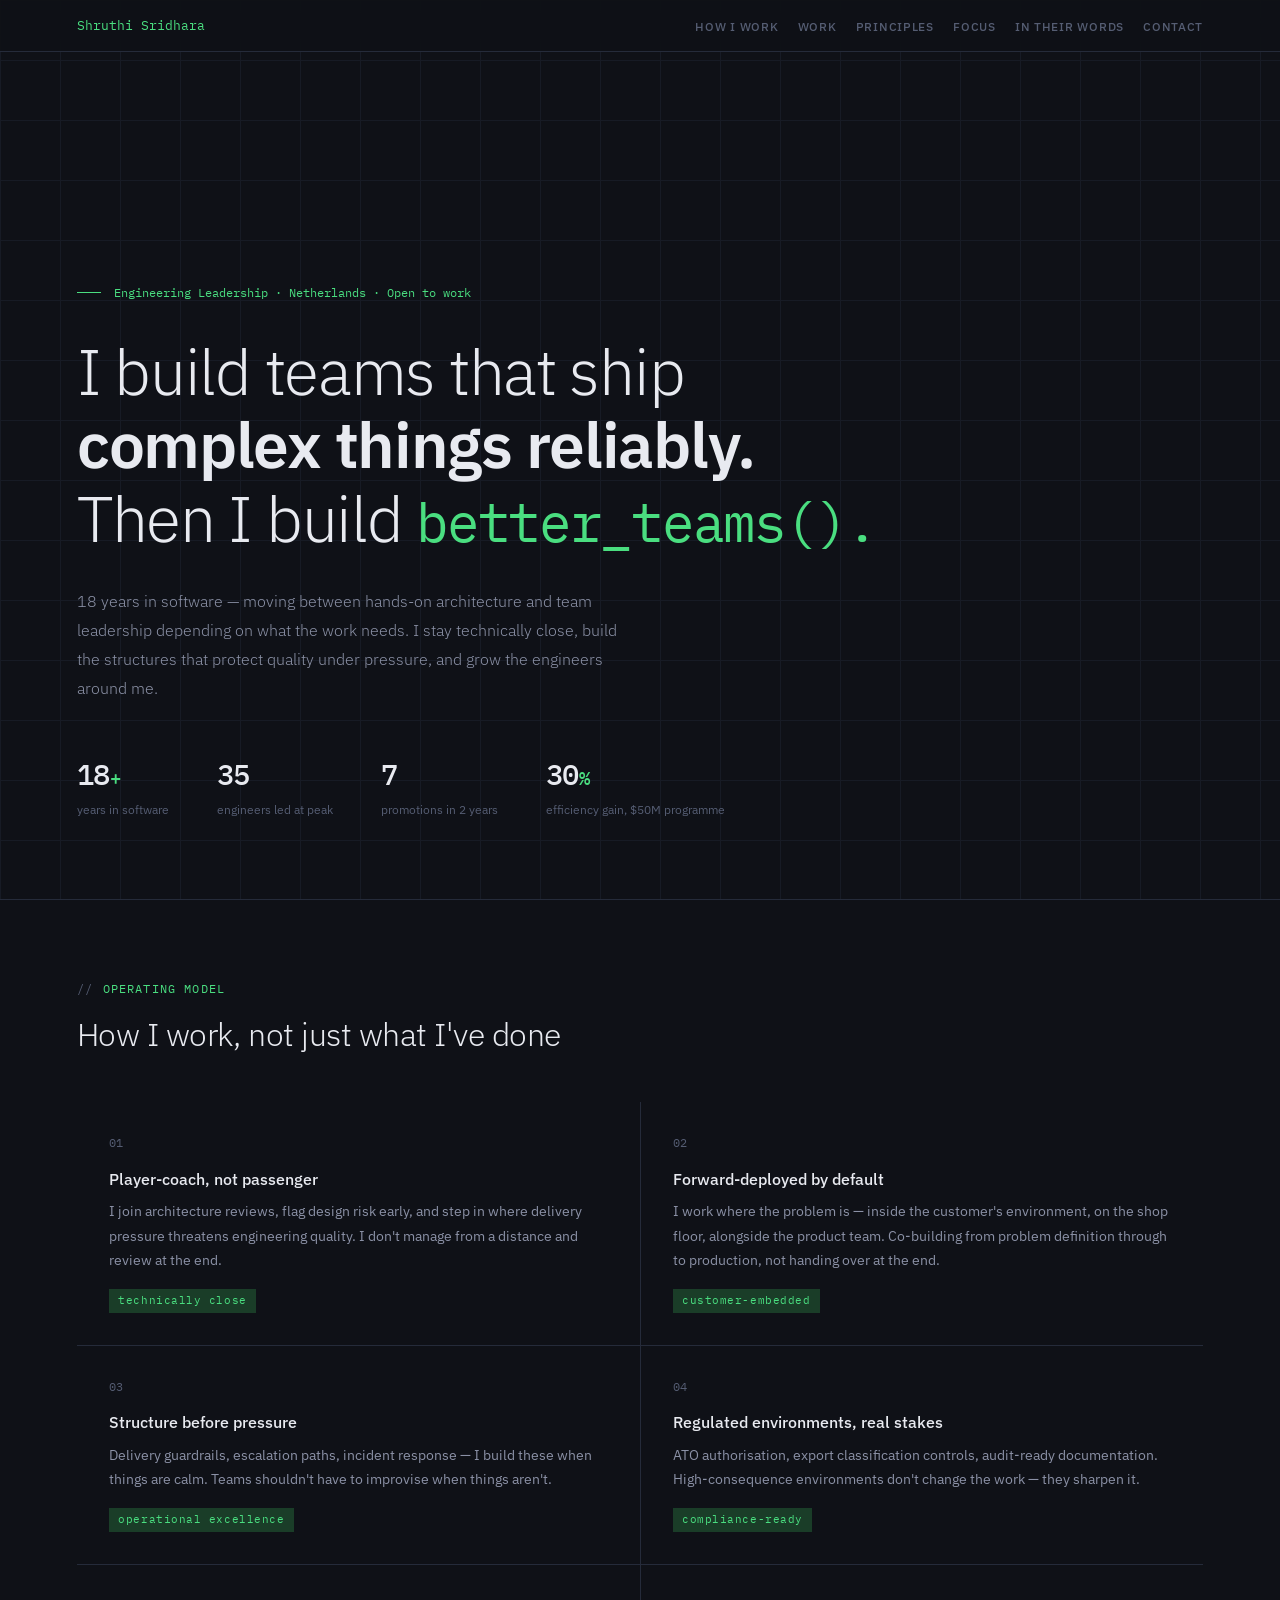
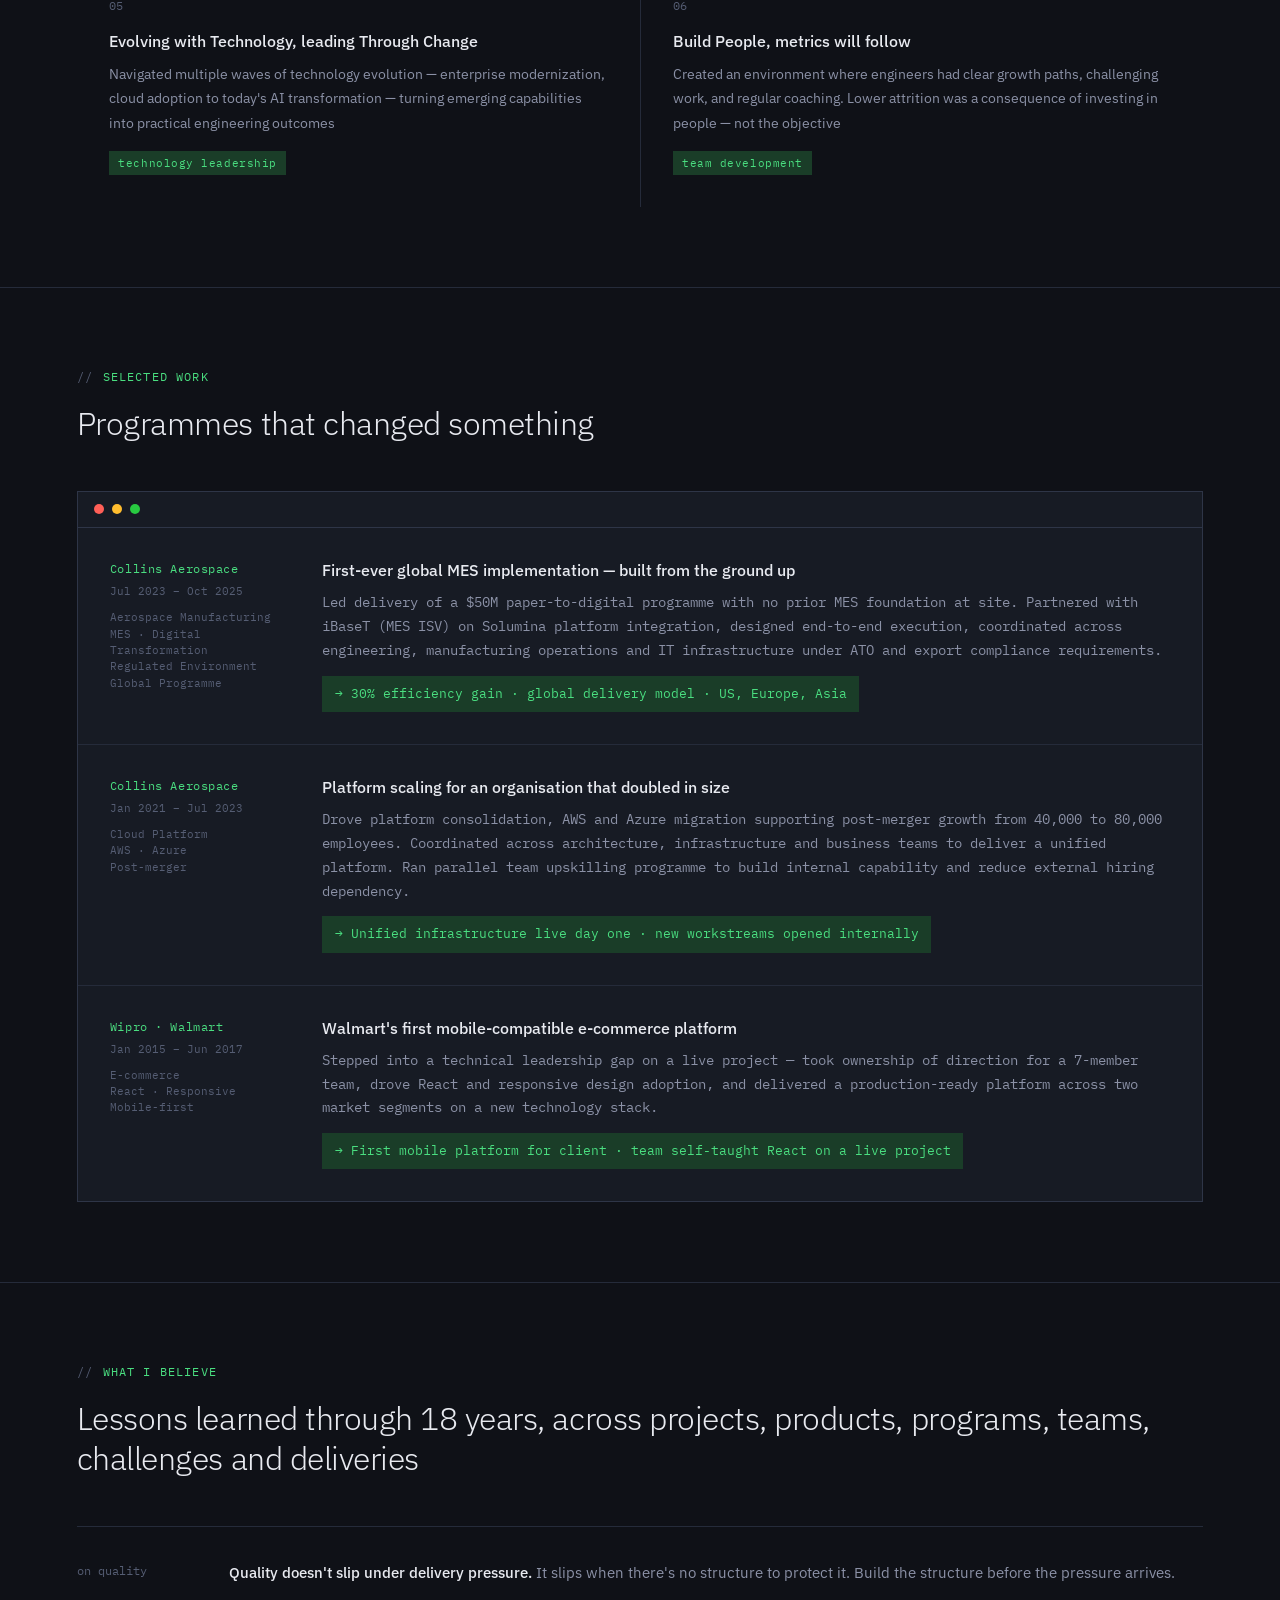
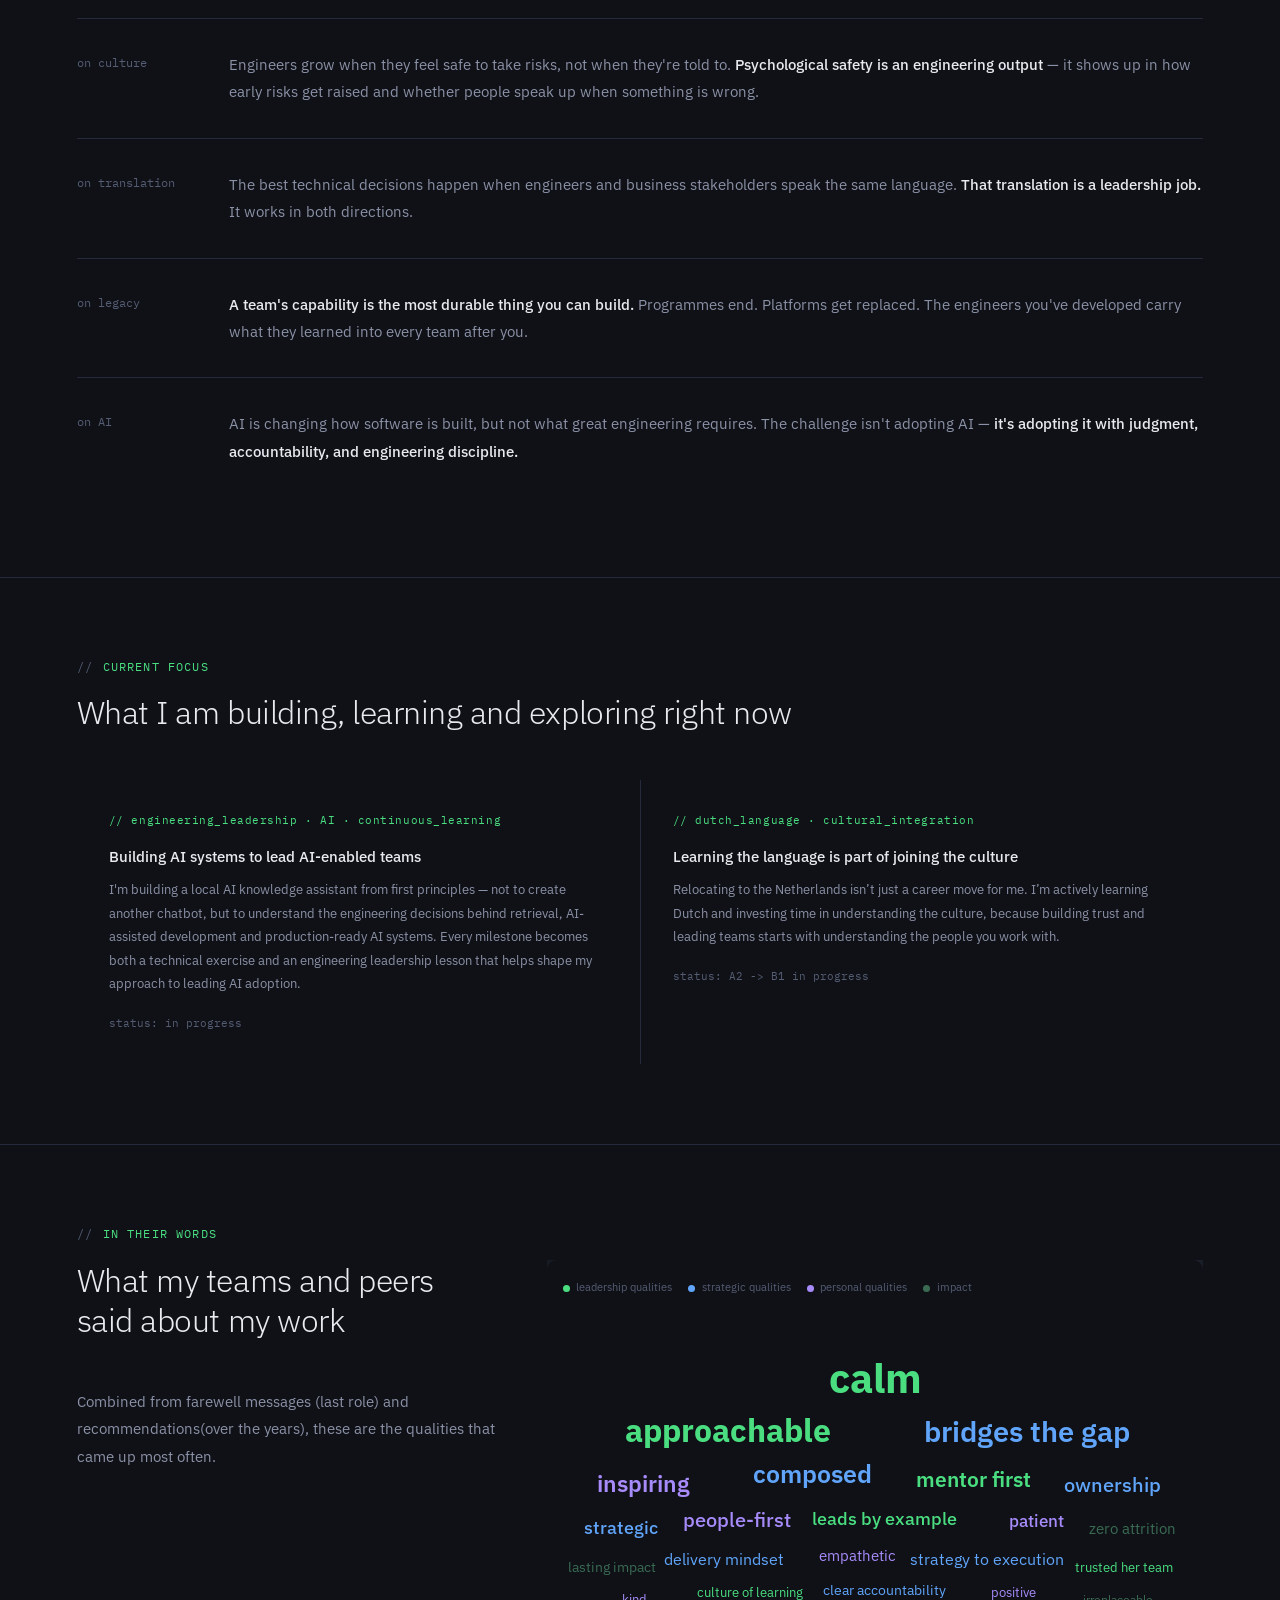
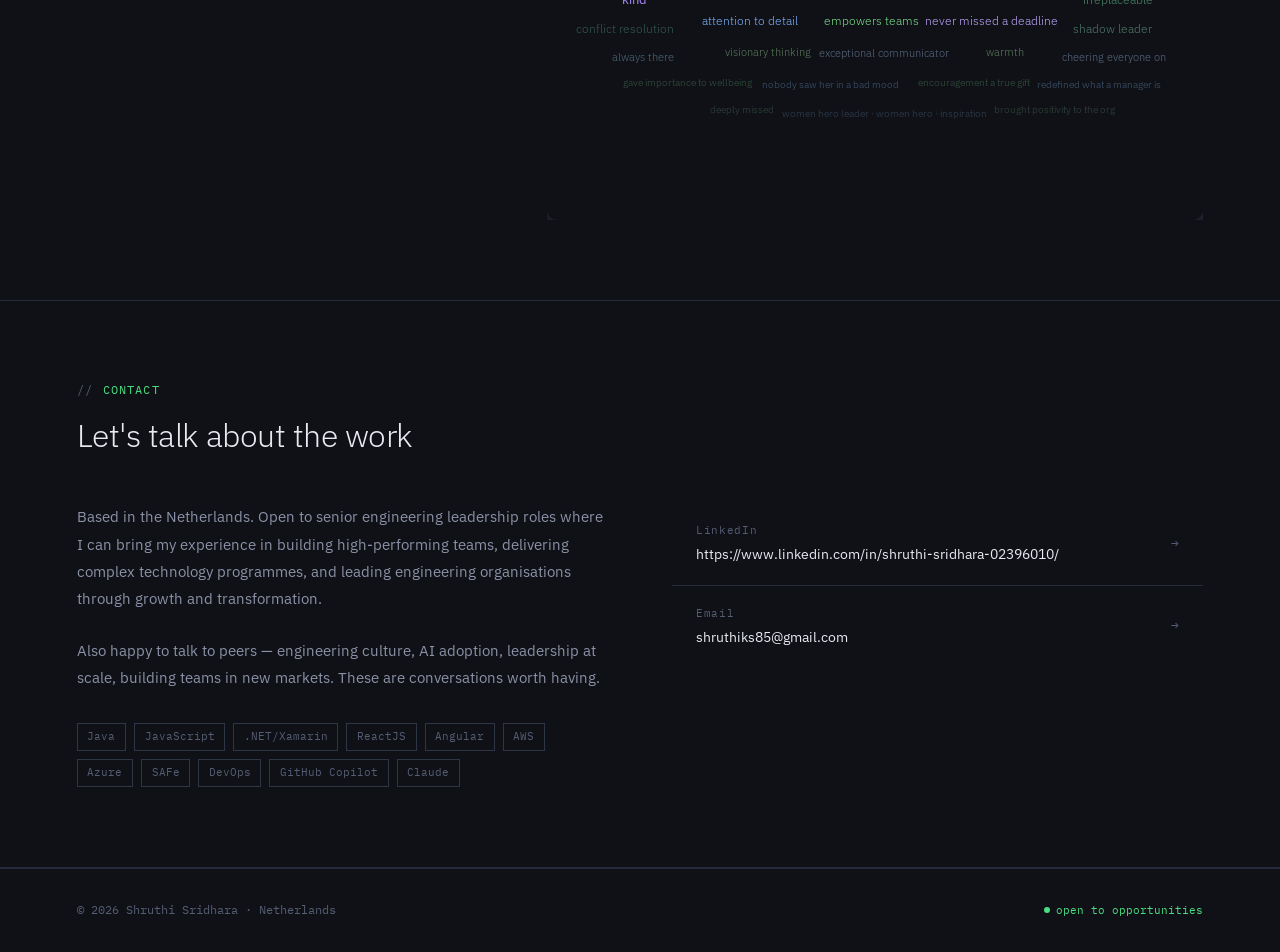
<file: index.html>
<!DOCTYPE html>
<html lang="en">
<head>
  <meta charset="UTF-8" />
  <meta name="viewport" content="width=device-width, initial-scale=1.0" />
  <title>Portfolio — Minimal</title>
  <link href="https://fonts.googleapis.com/css2?family=IBM+Plex+Mono:wght@400;500&family=IBM+Plex+Sans:wght@300;400;500;600&display=swap" rel="stylesheet" />
  <link rel="stylesheet" href="styles.css" />
</head>
<body>
  <script src="content.js"></script>
  <script src="main.js"></script>
</body>
</html>
</file>
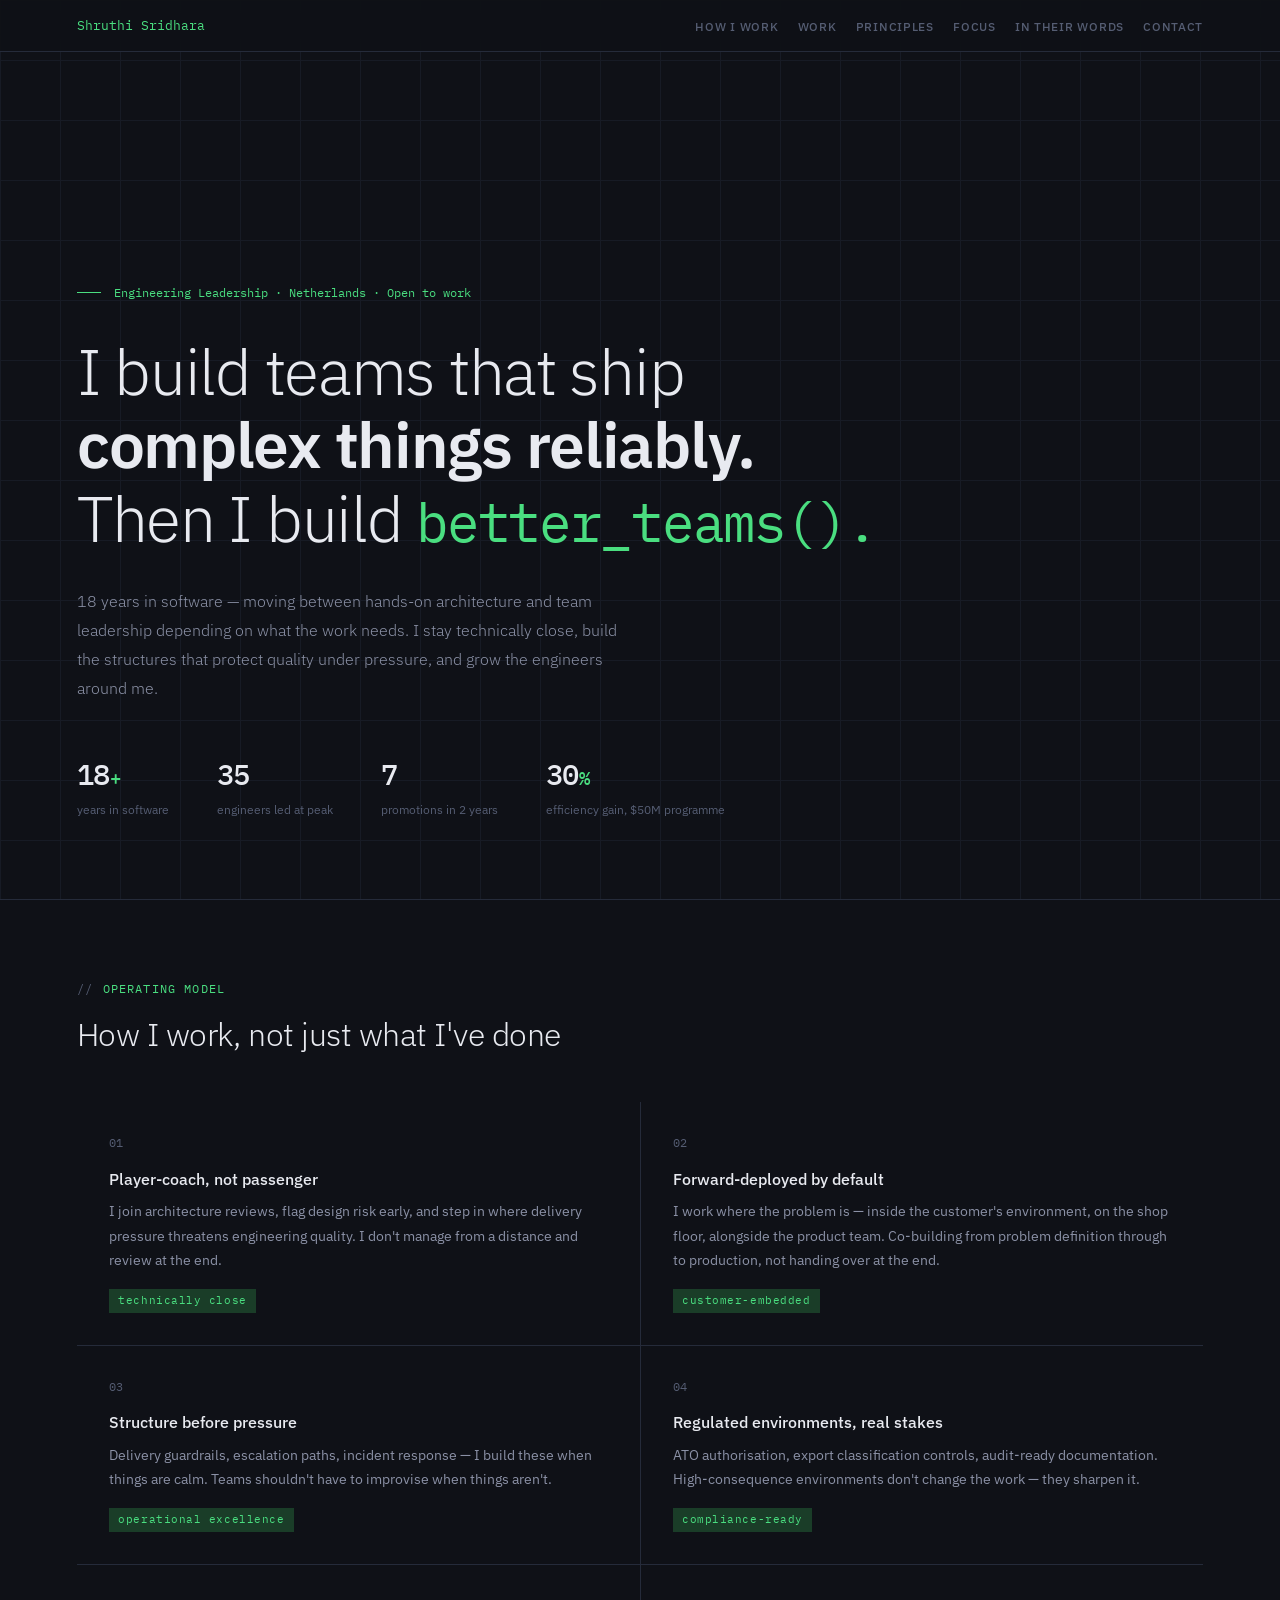
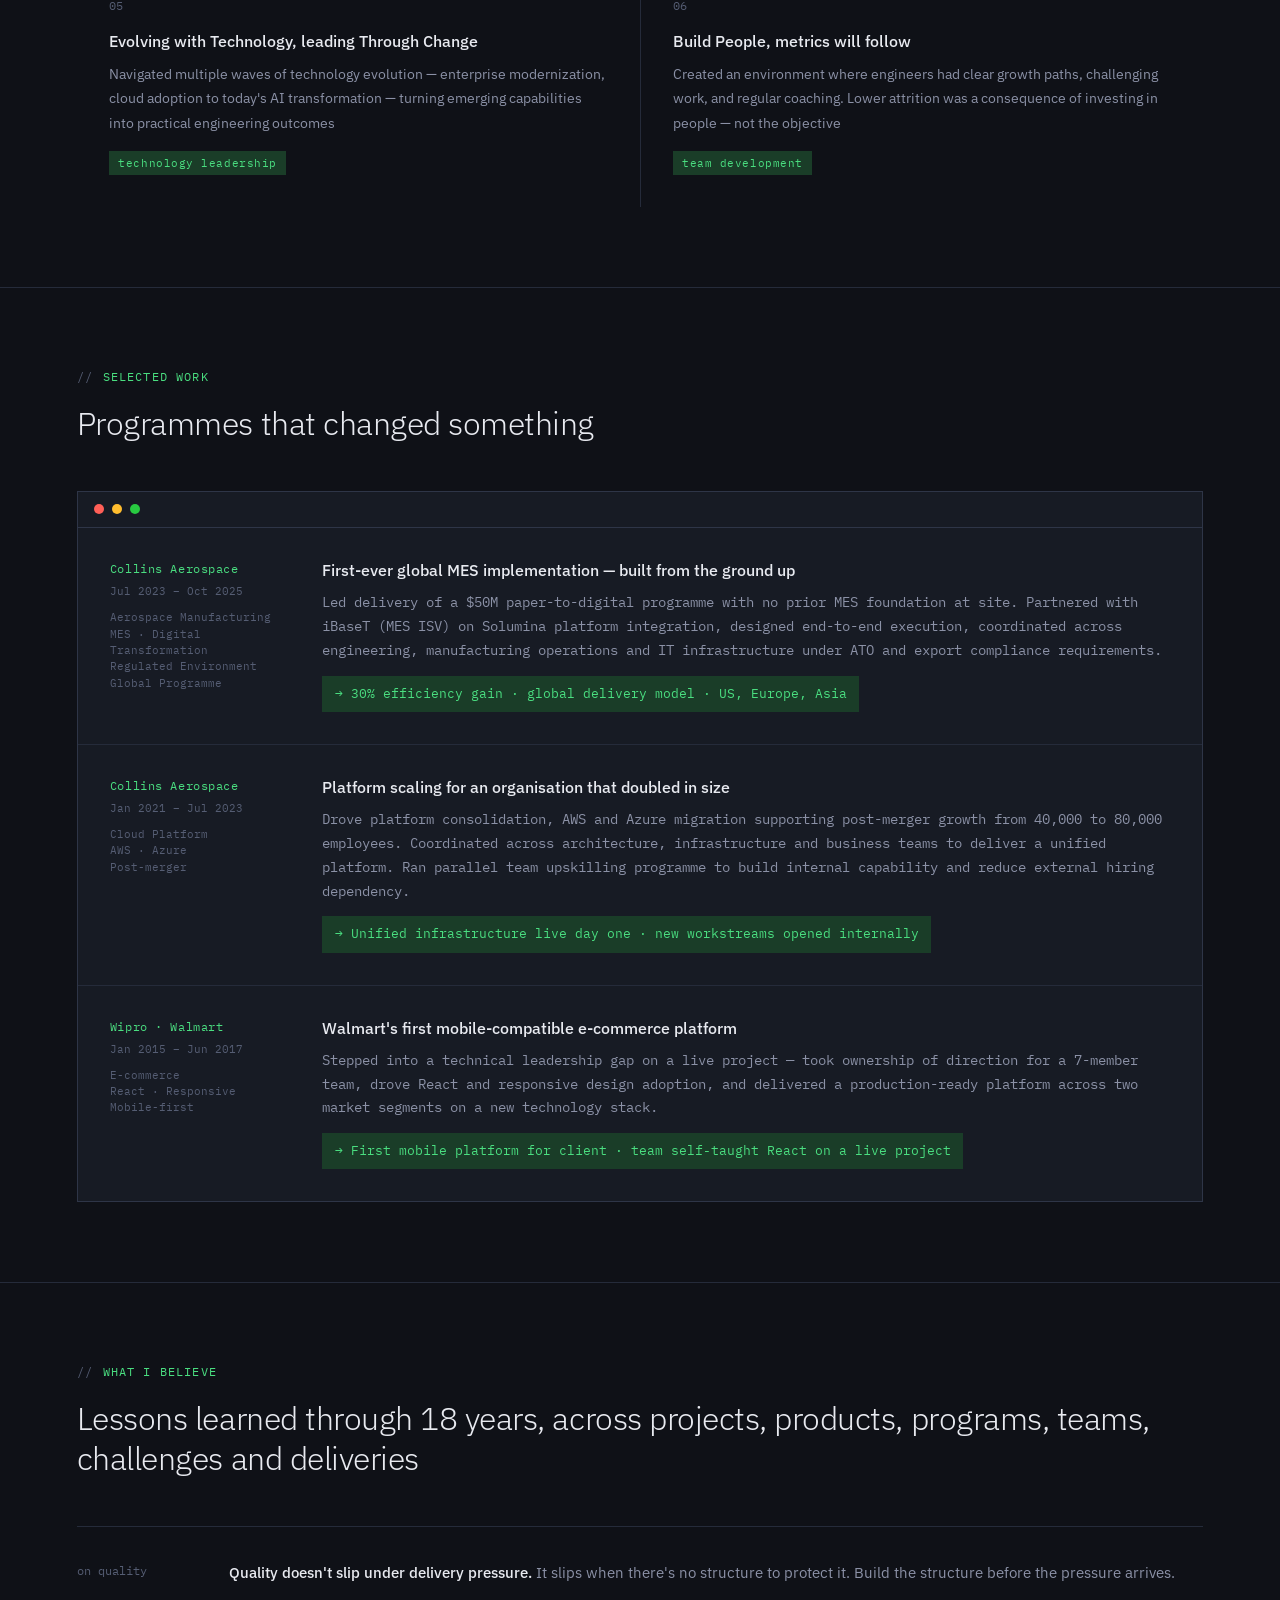
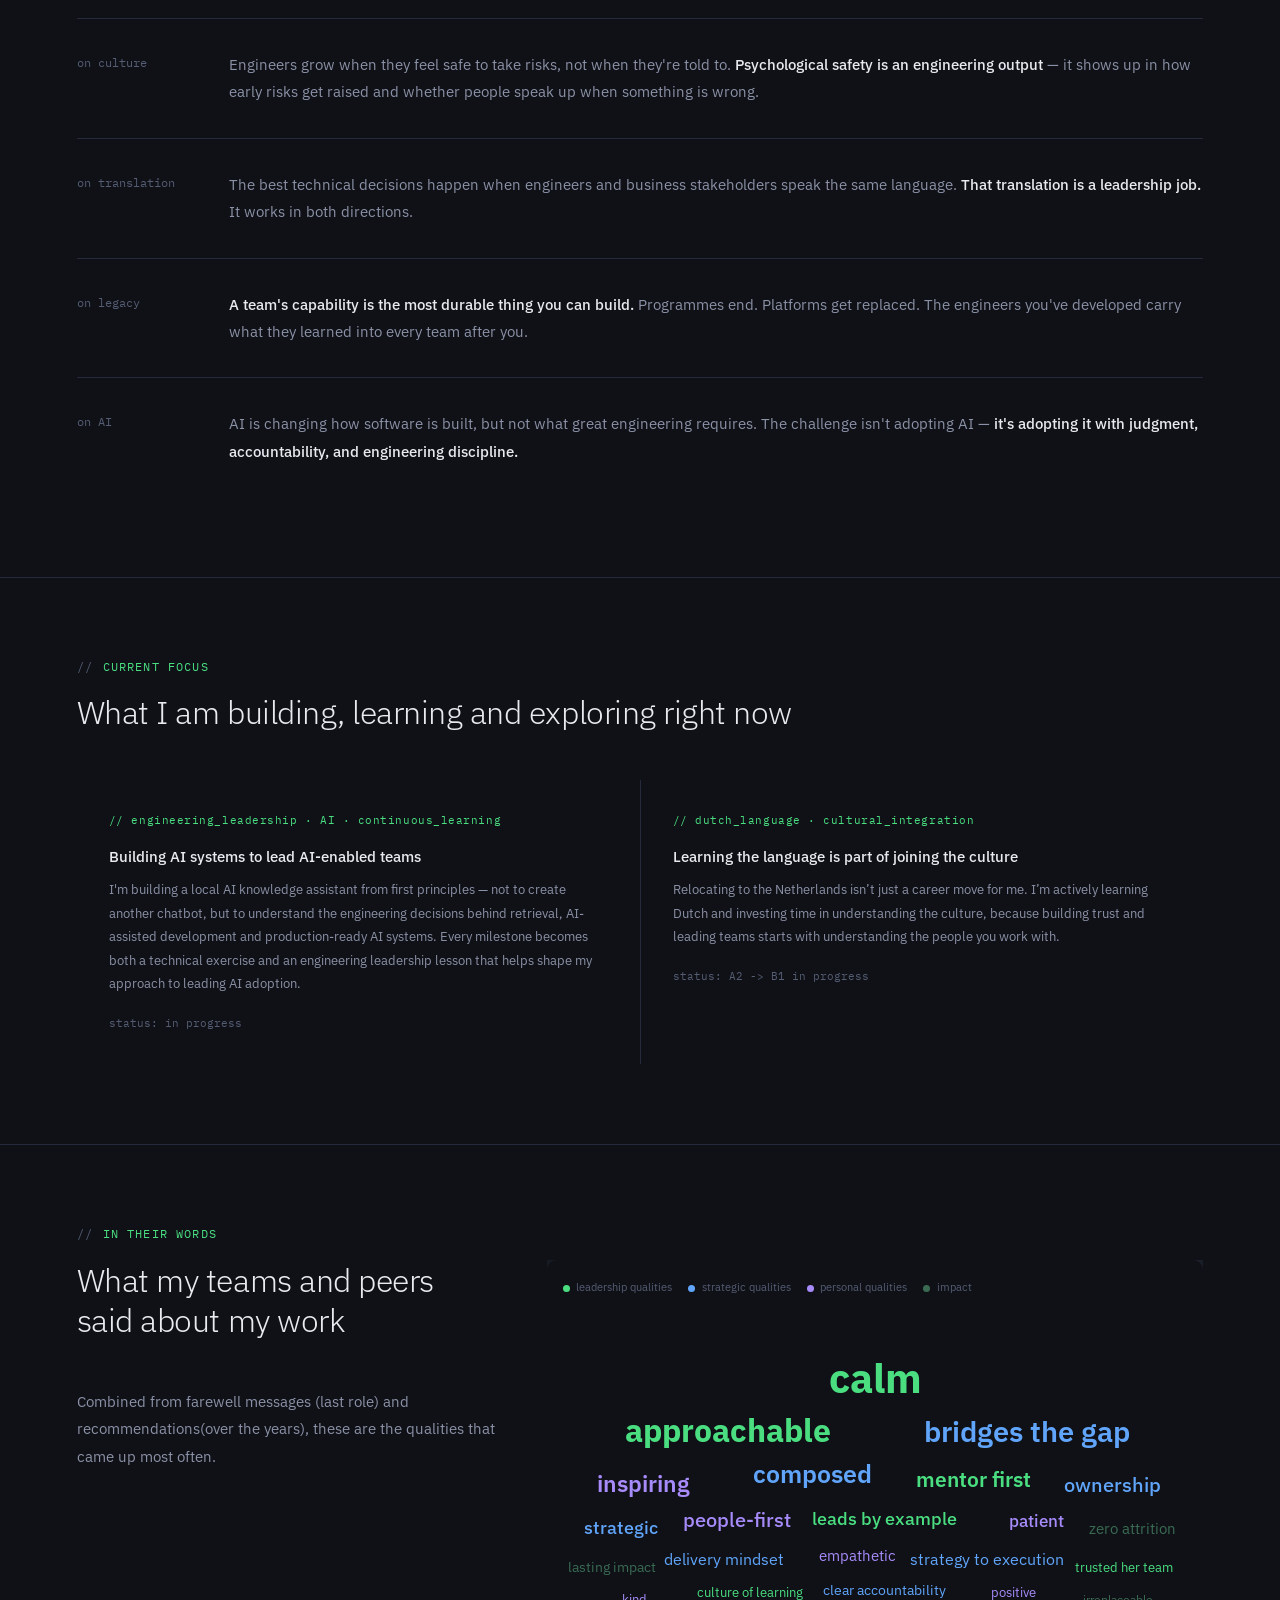
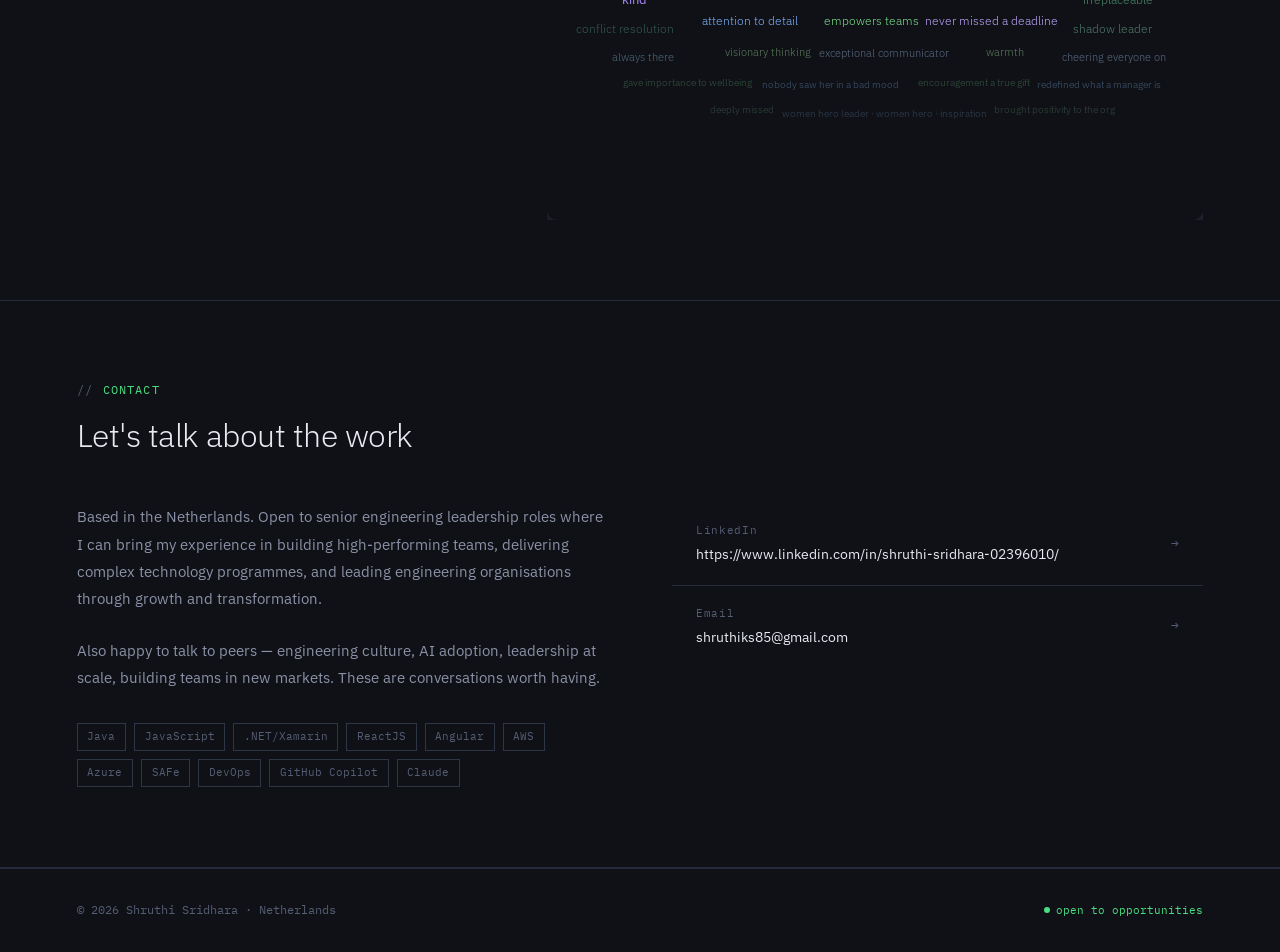
<file: template.html>
<!DOCTYPE html>
<html lang="en">
<head>
  <meta charset="UTF-8" />
  <meta name="viewport" content="width=device-width, initial-scale=1.0" />
  <title></title>
  <link href="https://fonts.googleapis.com/css2?family=IBM+Plex+Mono:wght@400;500&family=IBM+Plex+Sans:wght@300;400;500;600&display=swap" rel="stylesheet" />
  <link rel="stylesheet" href="styles.css" />
</head>
<body>
  <header>
    <nav aria-label="Primary navigation">
      <span class="nav-mono"></span>
      <ul class="nav-links"></ul>
    </nav>
  </header>

  <main id="top">
    <section class="hero" aria-labelledby="hero-title">
      <div class="hero-grid-bg"></div>
      <div class="hero-inner">
        <p class="hero-tag"></p>
        <h1 id="hero-title"></h1>
        <p class="hero-desc"></p>
        <div class="hero-stats"></div>
      </div>
    </section>

    <section id="how" aria-labelledby="how-title">
      <p class="sec-label"></p>
      <h2 id="how-title" class="sec-title"></h2>
      <div class="how-grid"></div>
    </section>

    <section id="work" aria-labelledby="work-title">
      <p class="sec-label"></p>
      <h2 id="work-title" class="sec-title"></h2>
      <div class="work-terminal">
        <div class="terminal-bar">
          <div class="dot dot-r"></div>
          <div class="dot dot-y"></div>
          <div class="dot dot-g"></div>
        </div>
        <div class="terminal-body"></div>
      </div>
    </section>

    <section id="principles" aria-labelledby="principles-title">
      <p class="sec-label"></p>
      <h2 id="principles-title" class="sec-title"></h2>
      <div class="principles-list"></div>
    </section>

    <section id="thinking" aria-labelledby="thinking-title">
      <p class="sec-label"></p>
      <h2 id="thinking-title" class="sec-title"></h2>
      <div class="writing-grid"></div>
    </section>

    <section id="contact" aria-labelledby="contact-title">
      <p class="sec-label"></p>
      <h2 id="contact-title" class="sec-title"></h2>
      <div class="contact-split">
        <div class="contact-left">
          <div class="contact-intro"></div>
          <div class="stack"></div>
        </div>
        <div class="contact-right"></div>
      </div>
    </section>
  </main>

  <footer>
    <p></p>
    <span class="footer-status"><span class="status-dot"></span></span>
  </footer>

  <script src="content.js"></script>
  <script src="main.js"></script>
</body>
</html>
</file>
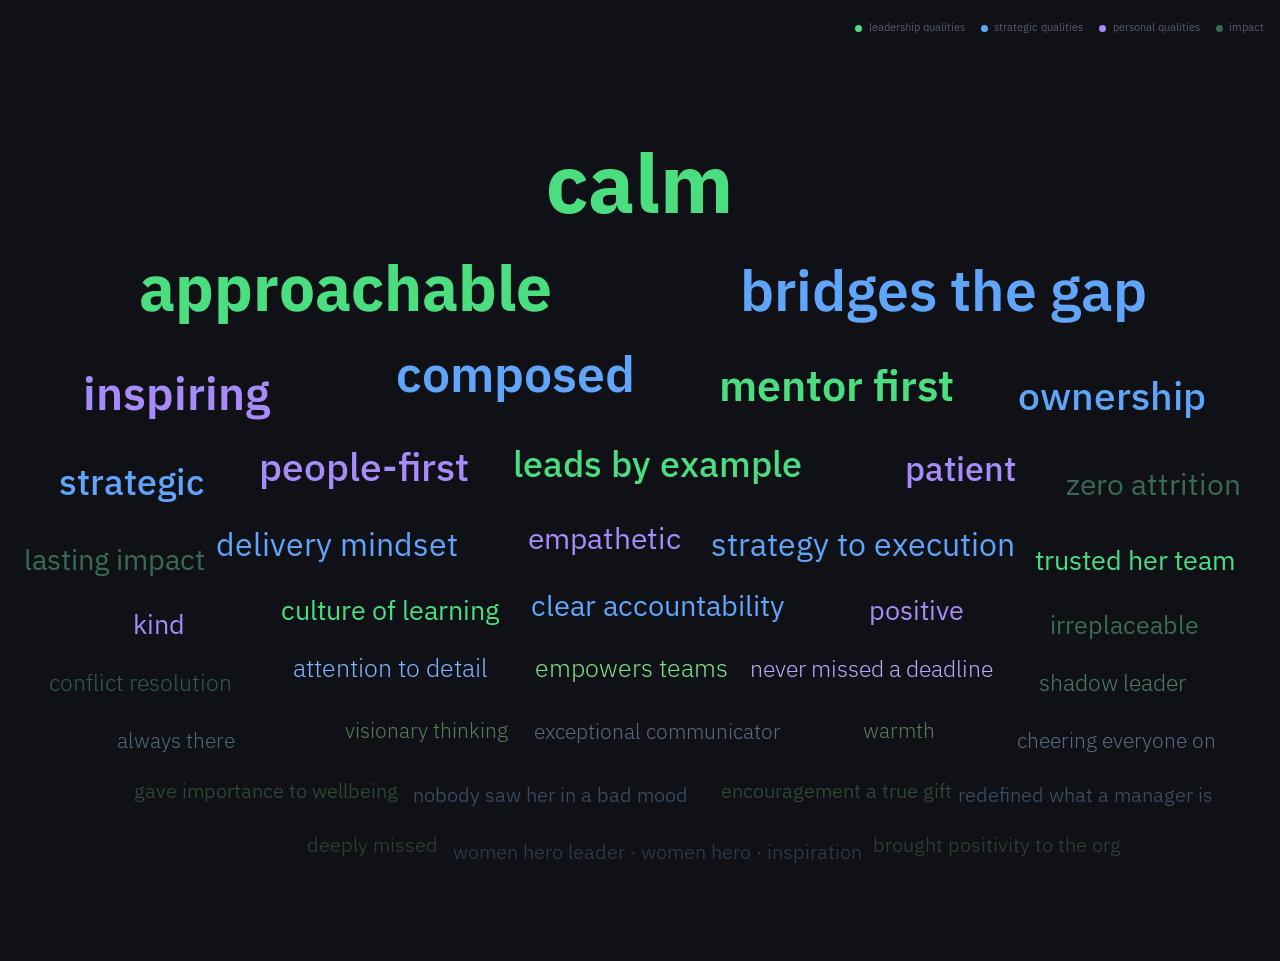
<file: word.html>
<!DOCTYPE html>
<html lang="en">
<head>
  <meta charset="UTF-8" />
  <meta name="viewport" content="width=device-width, initial-scale=1.0" />
  <title>In Their Words</title>
  <link href="https://fonts.googleapis.com/css2?family=IBM+Plex+Mono:wght@400;500&family=IBM+Plex+Sans:wght@300;400;500;600;700&display=swap" rel="stylesheet" />
  <link rel="stylesheet" href="styles.css" />
</head>
<body class="word-cloud-page">
  <div class="word-cloud-wrap">
    <div class="word-cloud-top-bar">
      <div class="word-cloud-source-list">
        <div class="word-cloud-source"><span class="word-cloud-source-dot" style="background:#4ADE80"></span>leadership qualities</div>
        <div class="word-cloud-source"><span class="word-cloud-source-dot" style="background:#60A5FA"></span>strategic qualities</div>
        <div class="word-cloud-source"><span class="word-cloud-source-dot" style="background:#A78BFA"></span>personal qualities</div>
        <div class="word-cloud-source"><span class="word-cloud-source-dot" style="background:#3A6B52"></span>impact</div>
      </div>
    </div>

    <svg class="word-cloud-svg" viewBox="0 0 700 500" xmlns="http://www.w3.org/2000/svg">
      <text class="word-cloud-word" style="animation-delay:.05s" x="350" y="90" font-family="IBM Plex Sans" font-size="46" font-weight="700" fill="#4ADE80" text-anchor="middle">calm</text>
      <text class="word-cloud-word" style="animation-delay:.1s" x="185" y="145" font-family="IBM Plex Sans" font-size="36" font-weight="700" fill="#4ADE80" text-anchor="middle">approachable</text>
      <text class="word-cloud-word" style="animation-delay:.15s" x="520" y="145" font-family="IBM Plex Sans" font-size="32" font-weight="600" fill="#60A5FA" text-anchor="middle">bridges the gap</text>

      <text class="word-cloud-word" style="animation-delay:.18s" x="90" y="200" font-family="IBM Plex Sans" font-size="26" font-weight="600" fill="#A78BFA" text-anchor="middle">inspiring</text>
      <text class="word-cloud-word" style="animation-delay:.21s" x="280" y="190" font-family="IBM Plex Sans" font-size="28" font-weight="600" fill="#60A5FA" text-anchor="middle">composed</text>
      <text class="word-cloud-word" style="animation-delay:.24s" x="460" y="195" font-family="IBM Plex Sans" font-size="24" font-weight="600" fill="#4ADE80" text-anchor="middle">mentor first</text>
      <text class="word-cloud-word" style="animation-delay:.27s" x="615" y="200" font-family="IBM Plex Sans" font-size="22" font-weight="500" fill="#60A5FA" text-anchor="middle">ownership</text>

      <text class="word-cloud-word" style="animation-delay:.30s" x="65" y="248" font-family="IBM Plex Sans" font-size="20" font-weight="500" fill="#60A5FA" text-anchor="middle">strategic</text>
      <text class="word-cloud-word" style="animation-delay:.33s" x="195" y="240" font-family="IBM Plex Sans" font-size="22" font-weight="500" fill="#A78BFA" text-anchor="middle">people-first</text>
      <text class="word-cloud-word" style="animation-delay:.35s" x="360" y="238" font-family="IBM Plex Sans" font-size="20" font-weight="500" fill="#4ADE80" text-anchor="middle">leads by example</text>
      <text class="word-cloud-word" style="animation-delay:.37s" x="530" y="240" font-family="IBM Plex Sans" font-size="19" font-weight="500" fill="#A78BFA" text-anchor="middle">patient</text>
      <text class="word-cloud-word" style="animation-delay:.39s" x="638" y="248" font-family="IBM Plex Sans" font-size="17" font-weight="400" fill="#3A6B52" text-anchor="middle">zero attrition</text>

      <text class="word-cloud-word" style="animation-delay:.41s" x="55" y="290" font-family="IBM Plex Sans" font-size="16" font-weight="400" fill="#3A6B52" text-anchor="middle">lasting impact</text>
      <text class="word-cloud-word" style="animation-delay:.43s" x="180" y="282" font-family="IBM Plex Sans" font-size="18" font-weight="400" fill="#60A5FA" text-anchor="middle">delivery mindset</text>
      <text class="word-cloud-word" style="animation-delay:.45s" x="330" y="278" font-family="IBM Plex Sans" font-size="17" font-weight="400" fill="#A78BFA" text-anchor="middle">empathetic</text>
      <text class="word-cloud-word" style="animation-delay:.47s" x="475" y="282" font-family="IBM Plex Sans" font-size="18" font-weight="400" fill="#60A5FA" text-anchor="middle">strategy to execution</text>
      <text class="word-cloud-word" style="animation-delay:.49s" x="628" y="290" font-family="IBM Plex Sans" font-size="15" font-weight="400" fill="#4ADE80" text-anchor="middle">trusted her team</text>

      <text class="word-cloud-word" style="animation-delay:.51s" x="80" y="326" font-family="IBM Plex Sans" font-size="15" font-weight="400" fill="#A78BFA" text-anchor="middle">kind</text>
      <text class="word-cloud-word" style="animation-delay:.53s" x="210" y="318" font-family="IBM Plex Sans" font-size="15" font-weight="400" fill="#4ADE80" text-anchor="middle">culture of learning</text>
      <text class="word-cloud-word" style="animation-delay:.55s" x="360" y="316" font-family="IBM Plex Sans" font-size="16" font-weight="400" fill="#60A5FA" text-anchor="middle">clear accountability</text>
      <text class="word-cloud-word" style="animation-delay:.57s" x="505" y="318" font-family="IBM Plex Sans" font-size="15" font-weight="400" fill="#A78BFA" text-anchor="middle">positive</text>
      <text class="word-cloud-word" style="animation-delay:.59s" x="622" y="326" font-family="IBM Plex Sans" font-size="14" font-weight="400" fill="#3A6B52" text-anchor="middle">irreplaceable</text>

      <text class="word-cloud-word" style="animation-delay:.61s" x="70" y="358" font-family="IBM Plex Sans" font-size="13" font-weight="300" fill="#355A4A" text-anchor="middle">conflict resolution</text>
      <text class="word-cloud-word" style="animation-delay:.63s" x="210" y="350" font-family="IBM Plex Sans" font-size="14" font-weight="300" fill="#7FB2FF" text-anchor="middle">attention to detail</text>
      <text class="word-cloud-word" style="animation-delay:.65s" x="345" y="350" font-family="IBM Plex Sans" font-size="14" font-weight="300" fill="#7BE18A" text-anchor="middle">empowers teams</text>
      <text class="word-cloud-word" style="animation-delay:.67s" x="480" y="350" font-family="IBM Plex Sans" font-size="13" font-weight="300" fill="#C2A7FF" text-anchor="middle">never missed a deadline</text>
      <text class="word-cloud-word" style="animation-delay:.69s" x="615" y="358" font-family="IBM Plex Sans" font-size="13" font-weight="300" fill="#4F7A66" text-anchor="middle">shadow leader</text>

      <text class="word-cloud-word" style="animation-delay:.71s" x="90" y="390" font-family="IBM Plex Sans" font-size="12" font-weight="300" fill="#4E6A7A" text-anchor="middle">always there</text>
      <text class="word-cloud-word" style="animation-delay:.73s" x="230" y="384" font-family="IBM Plex Sans" font-size="12" font-weight="300" fill="#5B7B5A" text-anchor="middle">visionary thinking</text>
      <text class="word-cloud-word" style="animation-delay:.75s" x="360" y="385" font-family="IBM Plex Sans" font-size="12" font-weight="300" fill="#5B6A80" text-anchor="middle">exceptional communicator</text>
      <text class="word-cloud-word" style="animation-delay:.77s" x="495" y="384" font-family="IBM Plex Sans" font-size="12" font-weight="300" fill="#5B7B5A" text-anchor="middle">warmth</text>
      <text class="word-cloud-word" style="animation-delay:.79s" x="617" y="390" font-family="IBM Plex Sans" font-size="12" font-weight="300" fill="#5B6A80" text-anchor="middle">cheering everyone on</text>

      <text class="word-cloud-word" style="animation-delay:.81s" x="140" y="418" font-family="IBM Plex Sans" font-size="11" font-weight="350" fill="#304A39" text-anchor="middle">gave importance to wellbeing</text>
      <text class="word-cloud-word" style="animation-delay:.83s" x="300" y="420" font-family="IBM Plex Sans" font-size="11" font-weight="350" fill="#3A4D64" text-anchor="middle">nobody saw her in a bad mood</text>
      <text class="word-cloud-word" style="animation-delay:.85s" x="460" y="418" font-family="IBM Plex Sans" font-size="11" font-weight="350" fill="#304A39" text-anchor="middle">encouragement a true gift</text>
      <text class="word-cloud-word" style="animation-delay:.87s" x="600" y="420" font-family="IBM Plex Sans" font-size="11" font-weight="350" fill="#3A4D64" text-anchor="middle">redefined what a manager is</text>

      <text class="word-cloud-word" style="animation-delay:.89s" x="200" y="448" font-family="IBM Plex Sans" font-size="11" font-weight="350" fill="#2D3F35" text-anchor="middle">deeply missed</text>
      <text class="word-cloud-word" style="animation-delay:.91s" x="360" y="452" font-family="IBM Plex Sans" font-size="11" font-weight="350" fill="#2D3A4A" text-anchor="middle">women hero leader · women hero · inspiration</text>
      <text class="word-cloud-word" style="animation-delay:.93s" x="550" y="448" font-family="IBM Plex Sans" font-size="11" font-weight="350" fill="#2D3F35" text-anchor="middle">brought positivity to the org</text>
    </svg>
  </div>
</body>
</html>
</file>
<file: styles.css>
*, *::before, *::after {
  box-sizing: border-box;
  margin: 0;
  padding: 0;
}

:root {
  --bg: #0F1117;
  --bg2: #171B24;
  --bg3: #1E2330;
  --text: #E8EAF0;
  --text2: #8B91A6;
  --text3: #555D73;
  --green: #4ADE80;
  --green-dim: #1A3D28;
  --border: #252B3A;
  --border2: #2E3547;
}

html {
  scroll-behavior: smooth;
}

body {
  font-family: 'IBM Plex Sans', sans-serif;
  background: var(--bg);
  color: var(--text);
  font-size: 16px;
  line-height: 1.6;
  -webkit-font-smoothing: antialiased;
}

nav {
  position: fixed;
  top: 0;
  left: 0;
  right: 0;
  z-index: 100;
  background: rgba(15, 17, 23, 0.95);
  backdrop-filter: blur(12px);
  border-bottom: 1px solid var(--border);
  padding: 0.7rem 6vw;
  display: flex;
  justify-content: space-between;
  align-items: center;
  gap: 0.75rem 1rem;
  min-height: 52px;
  flex-wrap: wrap;
}

.nav-mono {
  font-family: 'IBM Plex Mono', monospace;
  font-size: 0.82rem;
  color: var(--green);
}

.nav-links {
  display: flex;
  gap: 0.8rem 1.2rem;
  list-style: none;
  flex-wrap: wrap;
}

.nav-links a {
  font-size: 0.75rem;
  font-weight: 500;
  letter-spacing: 0.06em;
  text-transform: uppercase;
  color: var(--text3);
  text-decoration: none;
  transition: color 0.2s;
}

.nav-links a:hover {
  color: var(--text);
}

.hero {
  min-height: 100vh;
  display: flex;
  flex-direction: column;
  justify-content: flex-end;
  padding: 8rem 6vw 5rem;
  border-bottom: 1px solid var(--border);
  position: relative;
  overflow: hidden;
}

.hero-grid-bg {
  position: absolute;
  inset: 0;
  background-image: linear-gradient(var(--border) 1px, transparent 1px), linear-gradient(90deg, var(--border) 1px, transparent 1px);
  background-size: 60px 60px;
  opacity: 0.4;
  pointer-events: none;
}

.hero-inner {
  position: relative;
  z-index: 1;
  max-width: 900px;
}

.hero-tag {
  font-family: 'IBM Plex Mono', monospace;
  font-size: 0.78rem;
  color: var(--green);
  margin-bottom: 2rem;
  display: flex;
  align-items: center;
  gap: 0.8rem;
}

.hero-tag::before {
  content: '';
  display: block;
  width: 24px;
  height: 1px;
  background: var(--green);
}

.hero h1 {
  font-size: clamp(2.2rem, 5vw, 4rem);
  font-weight: 300;
  line-height: 1.15;
  letter-spacing: -0.02em;
  color: var(--text);
  margin-bottom: 2rem;
}

.hero h1 strong {
  font-weight: 600;
  color: var(--text);
}

.hero h1 .mono {
  font-family: 'IBM Plex Mono', monospace;
  font-size: 0.85em;
  color: var(--green);
  font-weight: 400;
}

.hero-desc {
  font-size: 1rem;
  font-weight: 300;
  color: var(--text2);
  max-width: 560px;
  line-height: 1.8;
  margin-bottom: 3rem;
}

.hero-stats {
  display: flex;
  gap: 3rem;
  flex-wrap: wrap;
}

.hero-stat-num {
  font-family: 'IBM Plex Mono', monospace;
  font-size: 1.8rem;
  color: var(--text);
  font-weight: 500;
  letter-spacing: -0.02em;
}

.hero-stat-num span {
  color: var(--green);
  font-size: 1.2rem;
}

.hero-stat-label {
  font-size: 0.75rem;
  color: var(--text3);
  margin-top: 0.2rem;
  font-weight: 400;
}

section {
  padding: 5rem 6vw;
  border-bottom: 1px solid var(--border);
}

.sec-label {
  font-family: 'IBM Plex Mono', monospace;
  font-size: 0.72rem;
  color: var(--green);
  letter-spacing: 0.1em;
  text-transform: uppercase;
  margin-bottom: 1rem;
  display: flex;
  align-items: center;
  gap: 0.6rem;
}

.sec-label::before {
  content: '//';
  color: var(--text3);
}

.sec-title {
  font-size: clamp(1.4rem, 2.5vw, 2rem);
  font-weight: 300;
  color: var(--text);
  letter-spacing: -0.015em;
  margin-bottom: 3rem;
  max-width: 100%;
  line-height: 1.25;
}

.word-layout {
  display: grid;
  grid-template-columns: minmax(260px, 0.8fr) minmax(0, 1.2fr);
  gap: 2rem;
  align-items: start;
}

.word-cloud-page {
  background: var(--bg);
  color: var(--text);
  font-family: 'IBM Plex Sans', sans-serif;
  overflow: hidden;
}

.word-cloud-wrap {
  background: transparent;
  padding: 1.2rem 1rem 1rem;
}

.word-cloud-top-bar {
  display: flex;
  justify-content: flex-end;
  align-items: center;
  flex-wrap: wrap;
  gap: 0.8rem 1rem;
  margin-bottom: 1rem;
}

.word-cloud-source-list {
  display: flex;
  gap: 1rem;
  flex-wrap: wrap;
}

.word-cloud-source {
  display: flex;
  align-items: center;
  gap: 0.4rem;
  font-size: 0.7rem;
  color: var(--text3);
}

.word-cloud-source-dot {
  width: 7px;
  height: 7px;
  border-radius: 50%;
  flex-shrink: 0;
}

.word-cloud-svg {
  width: 100%;
  height: auto;
  display: block;
}

.word-cloud-word {
  animation: rise 0.5s ease forwards;
  opacity: 0;
  cursor: default;
}

.word-cloud-word:hover {
  filter: brightness(1.3);
}

@keyframes rise {
  from {
    opacity: 0;
    transform: translateY(6px);
  }
  to {
    opacity: 1;
    transform: translateY(0);
  }
}

.word-copy {
  max-width: 420px;
}

.word-description {
  font-size: 0.95rem;
  color: var(--text2);
  line-height: 1.8;
  max-width: 720px;
}

.word-visual {
  background: linear-gradient(135deg, rgba(23, 27, 36, 0.95), rgba(30, 35, 48, 0.9));
 /* border: 1px solid var(--border2);
  border-radius: 16px;
  padding: 0.75rem;*/
}

.word-iframe {
  width: 100%;
  height: 100%;
  min-height: 560px;
  border: 0;
  background: transparent;
  display: block;
  border-radius: 10px;
  overflow: hidden;
  scrolling: no;
}

.how-grid {
  display: grid;
  grid-template-columns: 1fr 1fr;
  gap: 1px;
  background: var(--border);
}

.how-cell {
  background: var(--bg);
  padding: 2rem;
  transition: background 0.2s;
}

.how-cell:hover {
  background: var(--bg2);
}

.how-cell-num {
  font-family: 'IBM Plex Mono', monospace;
  font-size: 0.72rem;
  color: var(--text3);
  margin-bottom: 1rem;
}

.how-cell h3 {
  font-size: 1rem;
  font-weight: 500;
  color: var(--text);
  margin-bottom: 0.6rem;
  line-height: 1.3;
}

.how-cell p {
  font-size: 0.88rem;
  color: var(--text2);
  line-height: 1.75;
}

.how-cell .tag {
  display: inline-block;
  margin-top: 1rem;
  font-family: 'IBM Plex Mono', monospace;
  font-size: 0.68rem;
  color: var(--green);
  background: var(--green-dim);
  padding: 0.2rem 0.6rem;
  letter-spacing: 0.05em;
}

.work-terminal {
  background: var(--bg2);
  border: 1px solid var(--border2);
  font-family: 'IBM Plex Mono', monospace;
}

.terminal-bar {
  padding: 0.8rem 1rem;
  border-bottom: 1px solid var(--border2);
  display: flex;
  align-items: center;
  gap: 0.5rem;
}

.dot {
  width: 10px;
  height: 10px;
  border-radius: 50%;
}

.dot-r { background: #FF5F57; }
.dot-y { background: #FFBD2E; }
.dot-g { background: #28CA41; }

.terminal-body { padding: 0; }

.work-entry {
  padding: 2rem;
  border-bottom: 1px solid var(--border);
  display: grid;
  grid-template-columns: 180px 1fr;
  gap: 2rem;
  align-items: start;
}

.work-entry:last-child {
  border-bottom: none;
}

.work-entry-org {
  font-size: 0.72rem;
  color: var(--green);
  margin-bottom: 0.3rem;
  letter-spacing: 0.05em;
}

.work-entry-period {
  font-size: 0.7rem;
  color: var(--text3);
}

.work-entry-domain {
  font-size: 0.68rem;
  color: var(--text3);
  margin-top: 0.5rem;
  line-height: 1.5;
}

.work-entry-content h3 {
  font-family: 'IBM Plex Sans', sans-serif;
  font-size: 1rem;
  font-weight: 500;
  color: var(--text);
  margin-bottom: 0.6rem;
  line-height: 1.35;
}

.work-entry-content p {
  font-size: 0.85rem;
  color: var(--text2);
  line-height: 1.75;
  margin-bottom: 0.8rem;
}

.work-entry-result {
  font-size: 0.8rem;
  color: var(--green);
  font-family: 'IBM Plex Mono', monospace;
  padding: 0.5rem 0.8rem;
  background: var(--green-dim);
  display: inline-block;
}

.principles-list {
  display: flex;
  flex-direction: column;
  gap: 0;
  /*max-width: 760px;*/
  max-width: 100%;
}

.principle-row {
  display: grid;
  grid-template-columns: 120px 1fr;
  gap: 2rem;
  padding: 2rem 0;
  border-bottom: 1px solid var(--border);
  align-items: start;
}

.principle-row:first-child {
  border-top: 1px solid var(--border);
}
.principle-row:last-child {
  border-bottom: none;
}
.principle-key {
  font-family: 'IBM Plex Mono', monospace;
  font-size: 0.72rem;
  color: var(--text3);
  line-height: 1.5;
  padding-top: 0.2rem;
}

.principle-val {
  font-size: 0.95rem;
  color: var(--text2);
  line-height: 1.8;
}

.principle-val strong {
  color: var(--text);
  font-weight: 500;
}

.writing-grid {
  display: grid;
  grid-template-columns: 1fr 1fr;
  gap: 1px;
  background: var(--border);
}

.writing-card {
  background: var(--bg);
  padding: 2rem;
  transition: background 0.2s;
}

.writing-card:hover {
  background: var(--bg2);
}

.writing-card-tag {
  font-family: 'IBM Plex Mono', monospace;
  font-size: 0.68rem;
  color: var(--green);
  margin-bottom: 1rem;
  letter-spacing: 0.05em;
}

.writing-card h3 {
  font-size: 0.95rem;
  font-weight: 500;
  color: var(--text);
  margin-bottom: 0.7rem;
  line-height: 1.4;
}

.writing-card p {
  font-size: 0.84rem;
  color: var(--text2);
  line-height: 1.75;
}

.writing-card .status {
  font-family: 'IBM Plex Mono', monospace;
  font-size: 0.68rem;
  color: var(--text3);
  margin-top: 1.2rem;
}

.contact-split {
  display: grid;
  grid-template-columns: 1fr 1fr;
  gap: 4rem;
  align-items: start;
}

.contact-left p {
  font-size: 0.95rem;
  color: var(--text2);
  line-height: 1.8;
  margin-bottom: 1.5rem;
}

.contact-left .stack {
  display: flex;
  flex-wrap: wrap;
  gap: 0.5rem;
  margin-top: 2rem;
}

.stack-tag {
  font-family: 'IBM Plex Mono', monospace;
  font-size: 0.7rem;
  color: var(--text3);
  border: 1px solid var(--border2);
  padding: 0.25rem 0.6rem;
}

.contact-right {
  display: flex;
  flex-direction: column;
  gap: 1px;
  background: var(--border);
}

.contact-item {
  background: var(--bg);
  padding: 1.2rem 1.5rem;
  display: flex;
  align-items: center;
  justify-content: space-between;
  text-decoration: none;
  transition: background 0.2s;
}

.contact-item:hover {
  background: var(--bg3);
}

.contact-item-label {
  font-family: 'IBM Plex Mono', monospace;
  font-size: 0.68rem;
  color: var(--text3);
  margin-bottom: 0.2rem;
  letter-spacing: 0.06em;
}

.contact-item-val {
  font-size: 0.88rem;
  color: var(--text);
  font-weight: 400;
}

.contact-arrow {
  font-family: 'IBM Plex Mono', monospace;
  color: var(--text3);
  font-size: 0.8rem;
  transition: color 0.2s;
}

.contact-item:hover .contact-arrow {
  color: var(--green);
}

footer {
  padding: 2rem 6vw;
  display: flex;
  justify-content: space-between;
  align-items: center;
  flex-wrap: wrap;
  gap: 1rem;
  border-top: 1px solid var(--border);
}

footer p {
  font-family: 'IBM Plex Mono', monospace;
  font-size: 0.72rem;
  color: var(--text3);
}

.footer-status {
  font-family: 'IBM Plex Mono', monospace;
  font-size: 0.7rem;
  color: var(--green);
  display: flex;
  align-items: center;
  gap: 0.4rem;
}

.status-dot {
  width: 6px;
  height: 6px;
  border-radius: 50%;
  background: var(--green);
  animation: pulse 2s infinite;
}

@keyframes pulse {
  0%, 100% { opacity: 1; }
  50% { opacity: 0.4; }
}

@media (max-width: 720px) {
  nav {
    align-items: flex-start;
    padding: 0.75rem 6vw;
  }

  .nav-links {
    width: 100%;
    justify-content: flex-start;
    gap: 0.55rem 0.9rem;
  }

  .nav-links a {
    font-size: 0.68rem;
  }

  .hero-stats { gap: 2rem; }
  .how-grid, .writing-grid, .contact-split, .word-layout { grid-template-columns: 1fr; }
  .work-entry { grid-template-columns: 1fr; }
  .principle-row { grid-template-columns: 80px 1fr; gap: 1rem; }
  .word-cloud-top-bar { justify-content: flex-start; }
}
</file>
